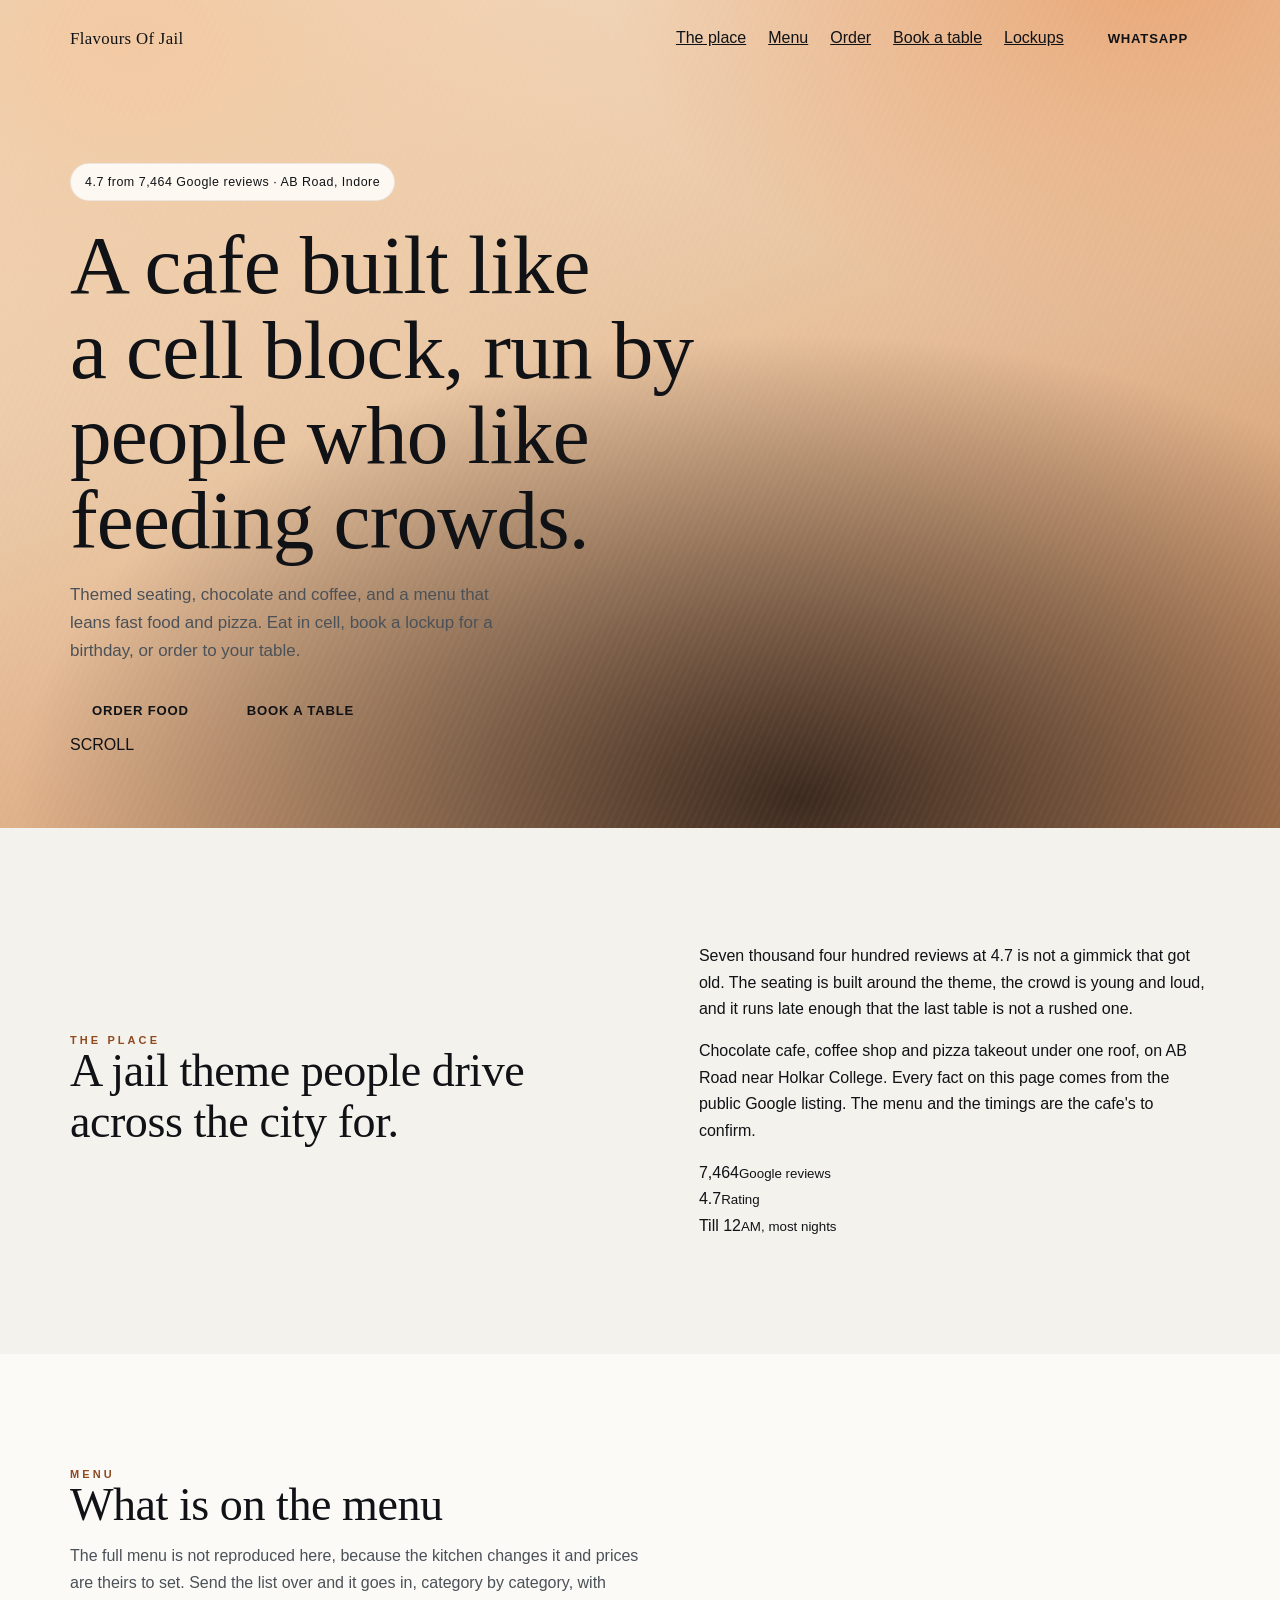
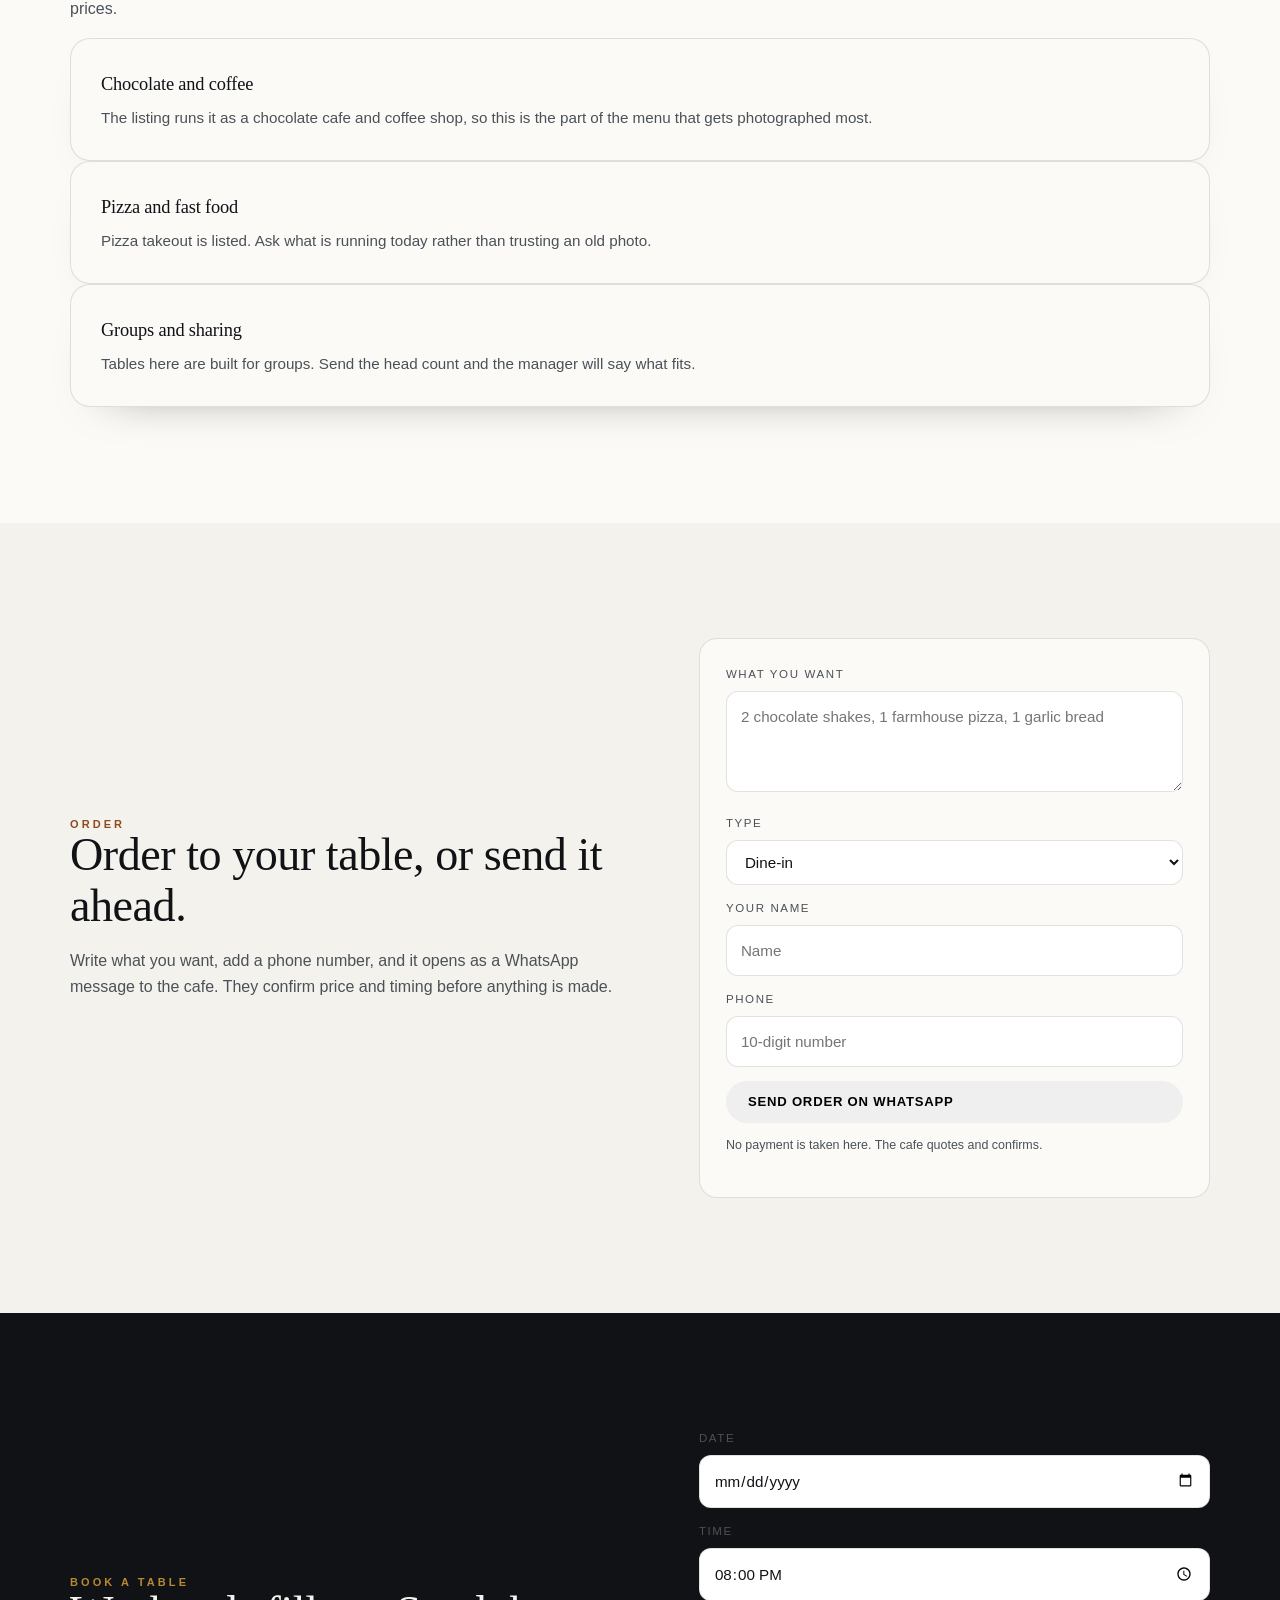
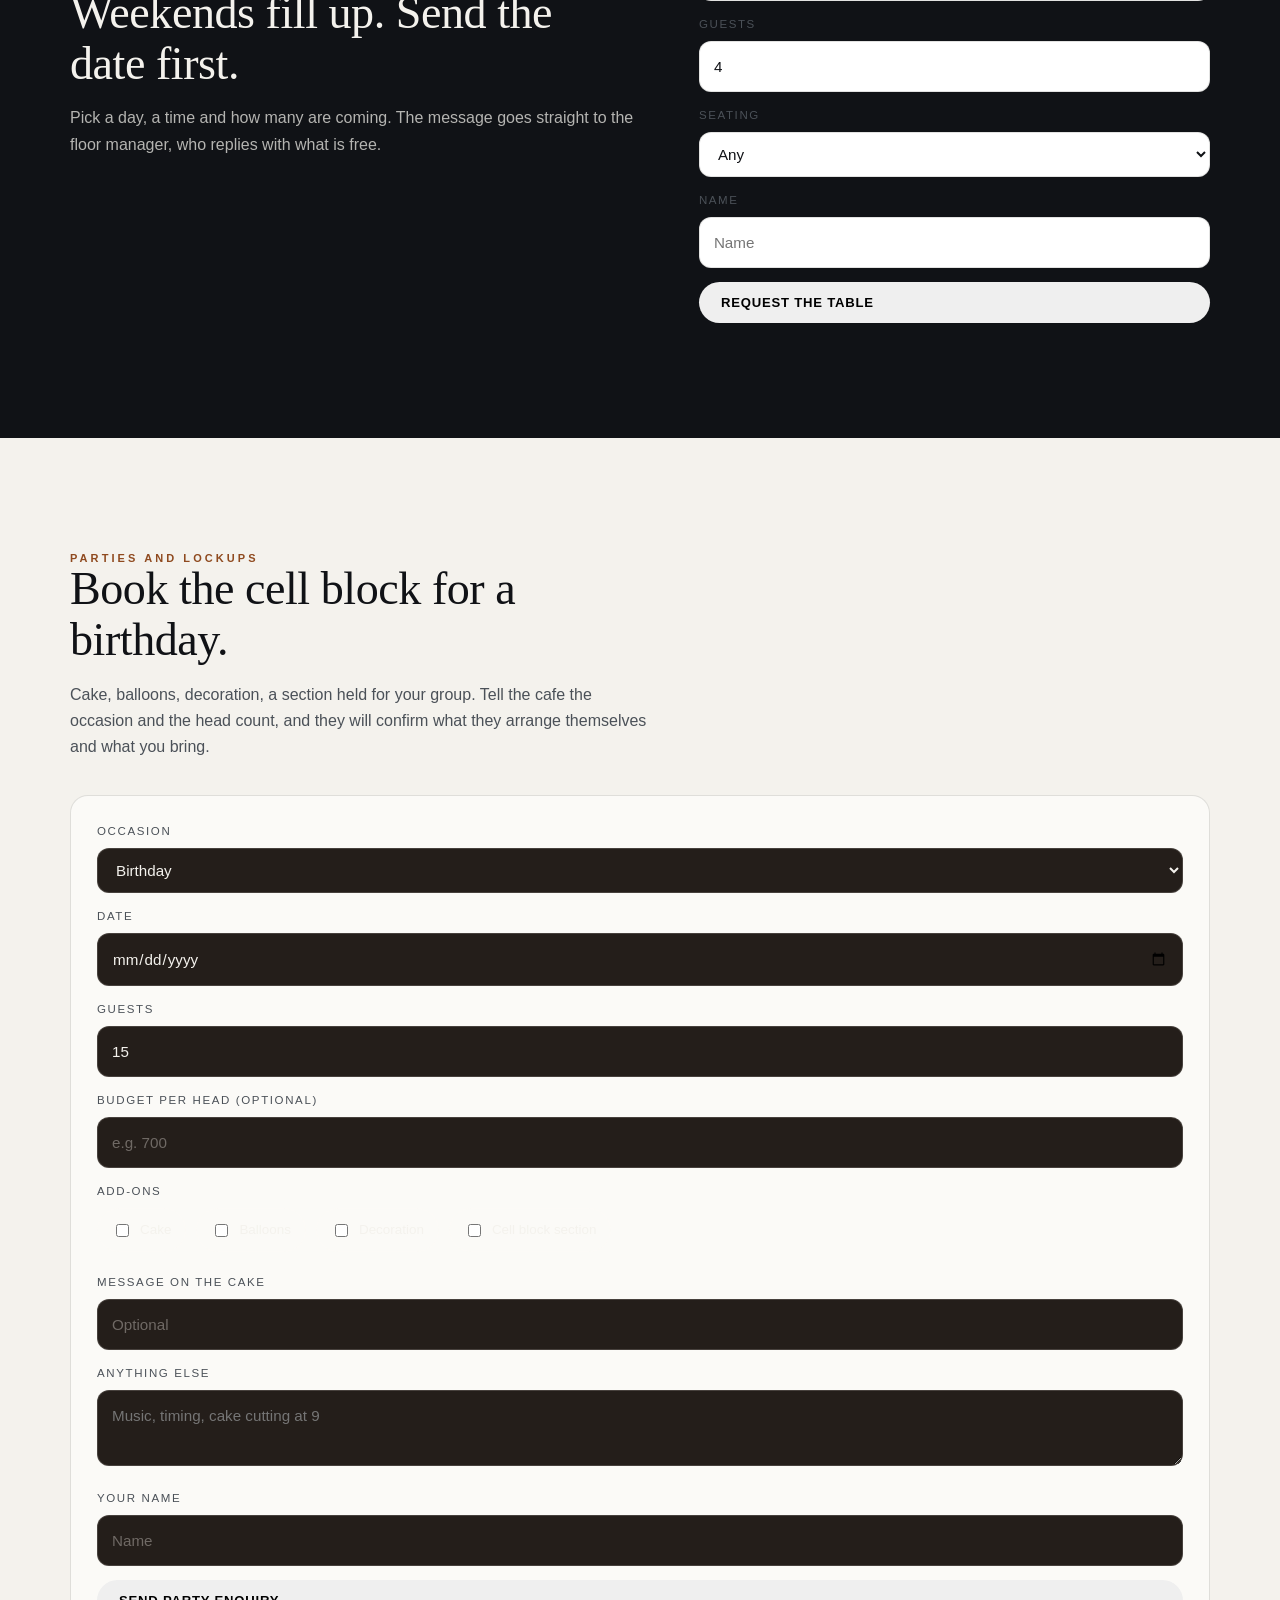
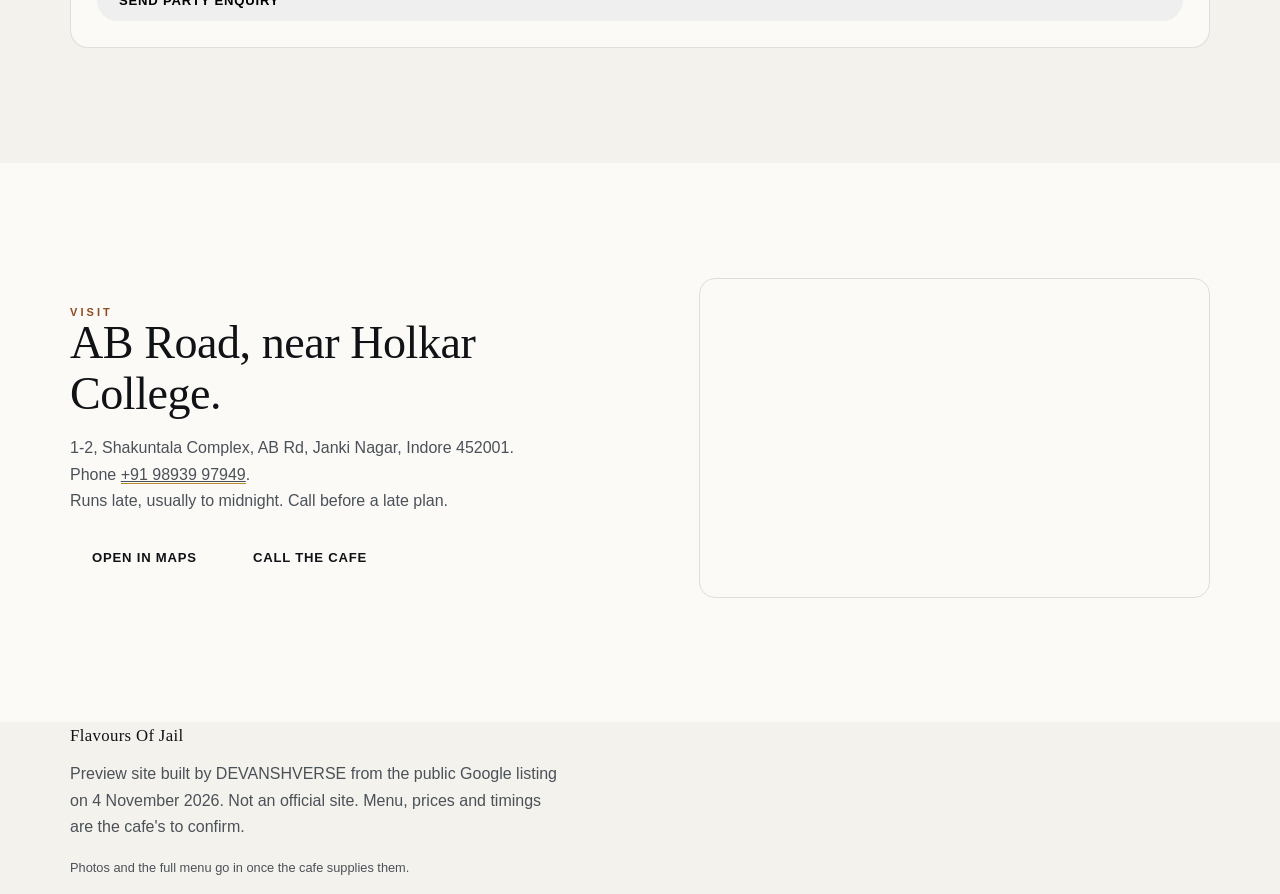
<file: index.html>
<!doctype html>
<html lang="en">
<head>
<meta charset="utf-8">
<meta name="viewport" content="width=device-width, initial-scale=1">
<title>Flavours Of Jail · Themed cafe on AB Road, Indore</title>
<meta name="description" content="Flavours Of Jail, AB Road Indore. Rated 4.7 from 7,464 Google reviews. Order food, book a table, or book the cell block for a birthday.">
<meta name="theme-color" content="#101216">
<meta property="og:title" content="Flavours Of Jail · Themed cafe, Indore">
<meta property="og:description" content="Themed seating, chocolate and coffee, pizza takeout. Order, book a table, plan a party.">
<meta property="og:type" content="website">
<link rel="stylesheet" href="style.css">
</head>
<body>
<div class="bar" id="bar"></div>
<nav class="nav" id="nav">
  <div class="wrap">
    <div class="brand">Flavours Of Jail</div>
    <div style="display:flex;align-items:center;gap:22px">
      <a class="navlink" href="#place">The place</a>
      <a class="navlink" href="#menu">Menu</a>
      <a class="navlink" href="#order">Order</a>
      <a class="navlink" href="#book">Book a table</a>
      <a class="navlink" href="#party">Lockups</a>
      <a class="btn btn-dark" id="waTop" href="#">WHATSAPP</a>
    </div>
  </div>
</nav>

<header class="hero">
  <div class="hero-bg" id="heroBg"></div>
  <div class="wrap hero-inner">
    <div class="pill reveal">4.7 from 7,464 Google reviews · AB Road, Indore</div>
    <h1 class="reveal">A cafe built like<br>a cell block, run by<br>people who like feeding crowds.</h1>
    <p class="lede reveal">Themed seating, chocolate and coffee, and a menu that leans fast food and pizza. Eat in cell, book a lockup for a birthday, or order to your table.</p>
    <div style="display:flex;gap:14px;flex-wrap:wrap;margin-top:26px" class="reveal">
      <a class="btn btn-dark" href="#order">ORDER FOOD</a>
      <a class="btn btn-line" href="#book">BOOK A TABLE</a>
    </div>
    <div class="scroll reveal">SCROLL</div>
  </div>
</header>

<section id="place">
  <div class="wrap split">
    <div class="reveal">
      <div class="eyebrow">The place</div>
      <h2>A jail theme people drive across the city for.</h2>
    </div>
    <div class="reveal">
      <p>Seven thousand four hundred reviews at 4.7 is not a gimmick that got old. The seating is built around the theme, the crowd is young and loud, and it runs late enough that the last table is not a rushed one.</p>
      <p>Chocolate cafe, coffee shop and pizza takeout under one roof, on AB Road near Holkar College. Every fact on this page comes from the public Google listing. The menu and the timings are the cafe's to confirm.</p>
      <div class="stats">
        <div><span data-count="7464">7,464</span><small>Google reviews</small></div>
        <div><span data-count="4.7" data-dec="1">4.7</span><small>Rating</small></div>
        <div><span>Till 12</span><small>AM, most nights</small></div>
      </div>
    </div>
  </div>
</section>

<section id="menu" style="background:var(--card)">
  <div class="wrap">
    <div class="eyebrow reveal">Menu</div>
    <h2 class="reveal">What is on the menu</h2>
    <p class="reveal" style="max-width:64ch;color:var(--ink-soft);margin-top:12px">The full menu is not reproduced here, because the kitchen changes it and prices are theirs to set. Send the list over and it goes in, category by category, with prices.</p>
    <div class="cards">
      <div class="card reveal"><h3>Chocolate and coffee</h3><p>The listing runs it as a chocolate cafe and coffee shop, so this is the part of the menu that gets photographed most.</p></div>
      <div class="card reveal"><h3>Pizza and fast food</h3><p>Pizza takeout is listed. Ask what is running today rather than trusting an old photo.</p></div>
      <div class="card reveal"><h3>Groups and sharing</h3><p>Tables here are built for groups. Send the head count and the manager will say what fits.</p></div>
    </div>
  </div>
</section>

<section id="order">
  <div class="wrap split">
    <div class="reveal">
      <div class="eyebrow">Order</div>
      <h2>Order to your table, or send it ahead.</h2>
      <p style="color:var(--ink-soft);margin-top:16px">Write what you want, add a phone number, and it opens as a WhatsApp message to the cafe. They confirm price and timing before anything is made.</p>
    </div>
    <form class="panel reveal" id="orderForm" style="padding:26px;border:1px solid var(--line);border-radius:18px;background:var(--card)">
      <div class="field"><label for="oItems">What you want</label>
        <textarea id="oItems" rows="3" placeholder="2 chocolate shakes, 1 farmhouse pizza, 1 garlic bread"></textarea></div>
      <div class="row">
        <div class="field"><label for="oType">Type</label>
          <select id="oType"><option>Dine-in</option><option>Takeaway</option><option>Delivery nearby</option></select></div>
        <div class="field"><label for="oName">Your name</label><input id="oName" placeholder="Name"></div>
      </div>
      <div class="field"><label for="oPhone">Phone</label><input id="oPhone" inputmode="tel" placeholder="10-digit number"></div>
      <button class="btn btn-dark" type="submit" style="width:100%">SEND ORDER ON WHATSAPP</button>
      <p style="font-size:.78rem;color:var(--ink-soft);margin-top:12px">No payment is taken here. The cafe quotes and confirms.</p>
    </form>
  </div>
</section>
<section id="book" style="background:var(--ink);color:var(--paper)">
  <div class="wrap split">
    <div class="reveal">
      <div class="eyebrow" style="color:var(--accent)">Book a table</div>
      <h2 style="color:var(--paper)">Weekends fill up. Send the date first.</h2>
      <p style="color:rgba(244,242,237,.72);margin-top:16px">Pick a day, a time and how many are coming. The message goes straight to the floor manager, who replies with what is free.</p>
    </div>
    <form class="panel reveal" id="bookForm">
      <div class="row">
        <div class="field"><label for="bDate">Date</label><input id="bDate" type="date"></div>
        <div class="field"><label for="bTime">Time</label><input id="bTime" type="time" value="20:00"></div>
      </div>
      <div class="row">
        <div class="field"><label for="bGuests">Guests</label><input id="bGuests" type="number" min="1" value="4"></div>
        <div class="field"><label for="bSeat">Seating</label>
          <select id="bSeat"><option>Any</option><option>Cell block table</option><option>Open section</option><option>Corner for a group</option></select></div>
      </div>
      <div class="field"><label for="bName">Name</label><input id="bName" placeholder="Name"></div>
      <button class="btn btn-dark" type="submit" style="width:100%">REQUEST THE TABLE</button>
    </form>
  </div>
</section>

<section id="party">
  <div class="wrap">
    <div class="reveal" style="max-width:66ch">
      <div class="eyebrow">Parties and lockups</div>
      <h2>Book the cell block for a birthday.</h2>
      <p style="color:var(--ink-soft);margin-top:16px">Cake, balloons, decoration, a section held for your group. Tell the cafe the occasion and the head count, and they will confirm what they arrange themselves and what you bring.</p>
    </div>
    <form class="panel reveal" id="partyForm" style="margin-top:34px;padding:26px;border:1px solid var(--line);border-radius:18px;background:var(--card)">
      <div class="row">
        <div class="field"><label for="pOccasion">Occasion</label>
          <select id="pOccasion"><option>Birthday</option><option>Anniversary</option><option>Kitty or friends group</option><option>Corporate dinner</option><option>Something else</option></select></div>
        <div class="field"><label for="pDate">Date</label><input id="pDate" type="date"></div>
      </div>
      <div class="row">
        <div class="field"><label for="pGuests">Guests</label><input id="pGuests" type="number" min="1" value="15"></div>
        <div class="field"><label for="pBudget">Budget per head (optional)</label><input id="pBudget" placeholder="e.g. 700"></div>
      </div>
      <div class="field"><label>Add-ons</label>
        <div class="checks">
          <label><input type="checkbox" id="pCake"> Cake</label>
          <label><input type="checkbox" id="pBalloons"> Balloons</label>
          <label><input type="checkbox" id="pDecor"> Decoration</label>
          <label><input type="checkbox" id="pCabana"> Cell block section</label>
        </div>
      </div>
      <div class="field"><label for="pCakeMsg">Message on the cake</label><input id="pCakeMsg" placeholder="Optional"></div>
      <div class="field"><label for="pNotes">Anything else</label><textarea id="pNote" rows="2" placeholder="Music, timing, cake cutting at 9"></textarea></div>
      <div class="field"><label for="pName">Your name</label><input id="pName" placeholder="Name"></div>
      <button class="btn btn-dark" type="submit" style="width:100%">SEND PARTY ENQUIRY</button>
    </form>
  </div>
</section>

<section id="visit" style="background:var(--card)">
  <div class="wrap split">
    <div class="reveal">
      <div class="eyebrow">Visit</div>
      <h2>AB Road, near Holkar College.</h2>
      <p style="color:var(--ink-soft);margin-top:16px">1-2, Shakuntala Complex, AB Rd, Janki Nagar, Indore 452001.<br>Phone <a href="tel:+919893997949" style="border-bottom:1px solid var(--accent)">+91 98939 97949</a>.<br>Runs late, usually to midnight. Call before a late plan.</p>
      <div style="display:flex;gap:12px;flex-wrap:wrap;margin-top:22px">
        <a class="btn btn-dark" target="_blank" rel="noopener" href="https://www.google.com/maps/search/?api=1&query=Flavours+Of+Jail+Shakuntala+Complex+AB+Road+Indore">OPEN IN MAPS</a>
        <a class="btn btn-line" href="tel:+919893997949">CALL THE CAFE</a>
      </div>
    </div>
    <div class="reveal">
      <iframe title="Map" loading="lazy" style="width:100%;height:320px;border:1px solid var(--line);border-radius:16px;filter:grayscale(.25)" src="https://maps.google.com/maps?q=Flavours%20Of%20Jail%20Shakuntala%20Complex%20AB%20Road%20Indore&output=embed"></iframe>
    </div>
  </div>
</section>

<footer>
  <div class="wrap">
    <div class="brand">Flavours Of Jail</div>
    <p style="color:var(--ink-soft);max-width:56ch;margin-top:12px">Preview site built by DEVANSHVERSE from the public Google listing on 4 November 2026. Not an official site. Menu, prices and timings are the cafe's to confirm.</p>
    <p style="color:var(--ink-soft);margin-top:10px;font-size:.8rem">Photos and the full menu go in once the cafe supplies them.</p>
  </div>
</footer>
<script src="app.js" defer></script></body></html>
</file>
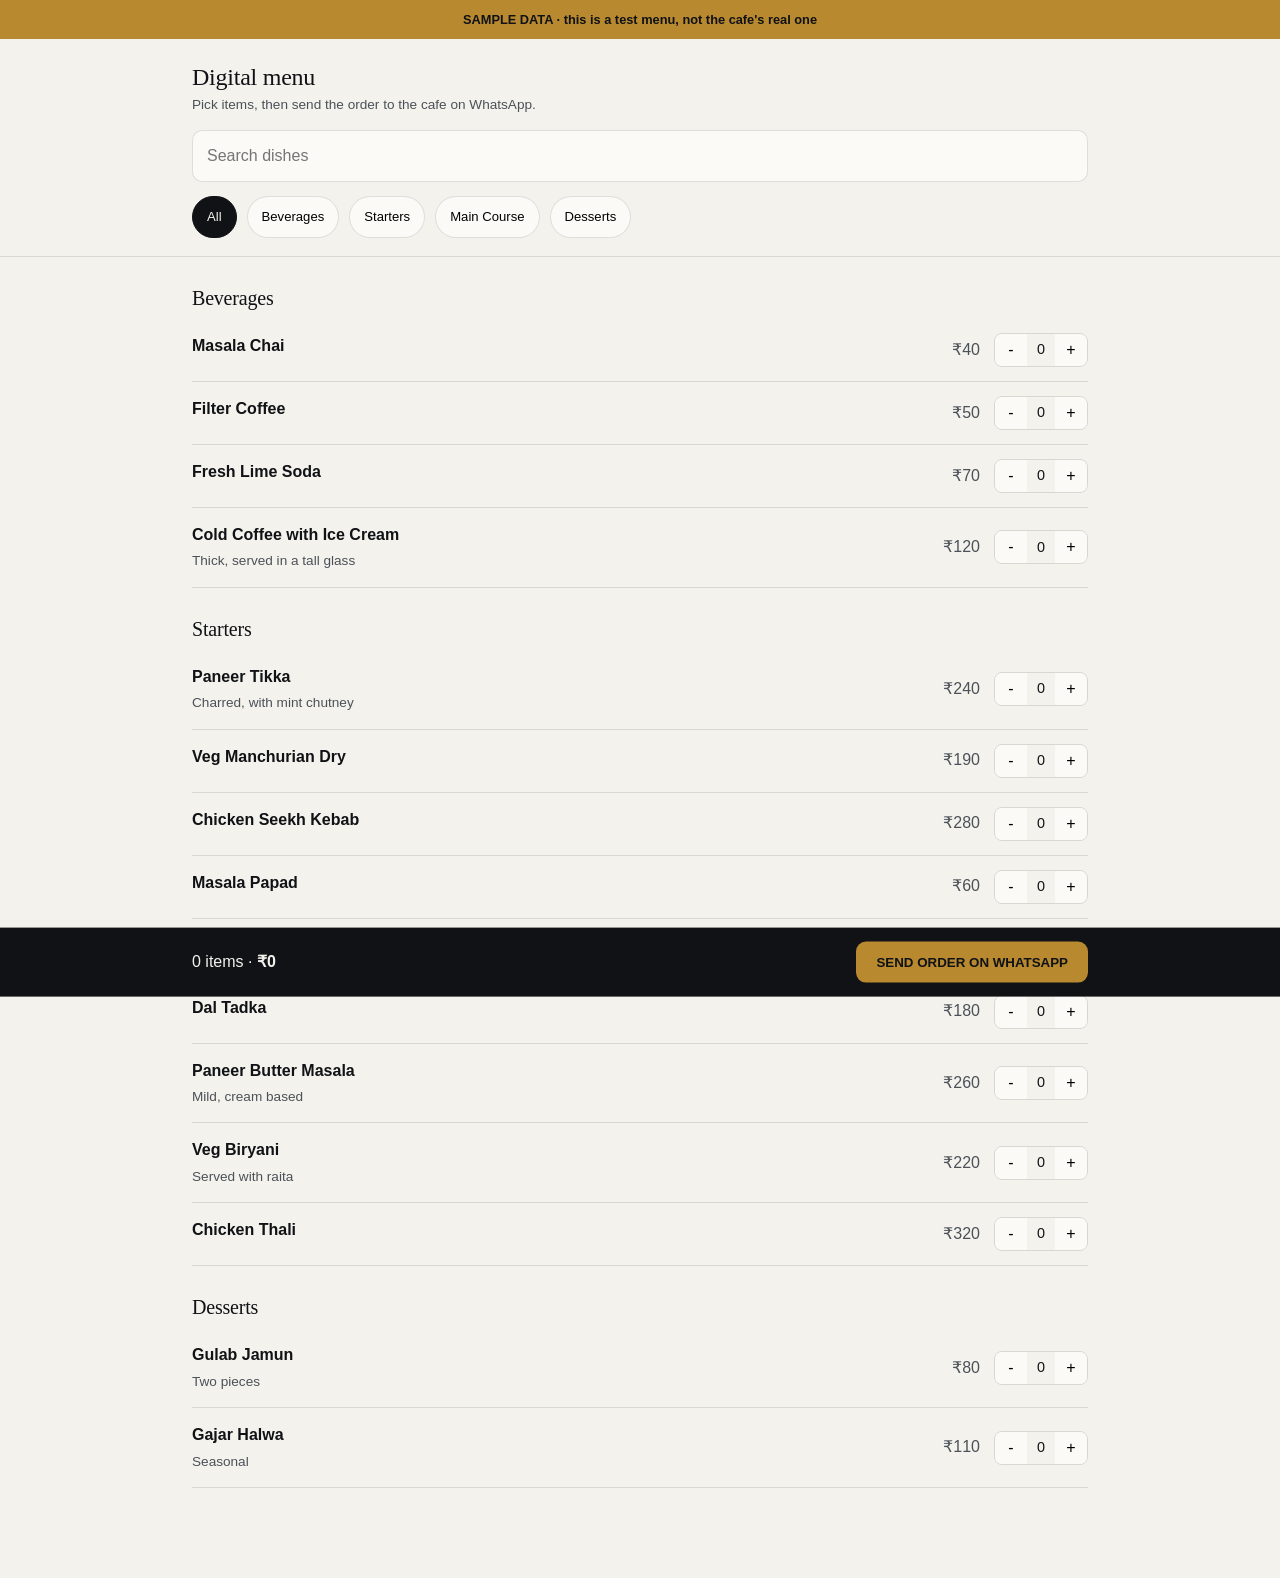
<file: menu-demo/index.html>
<!doctype html>
<html lang="en">
<head>
<meta charset="utf-8">
<meta name="viewport" content="width=device-width, initial-scale=1">
<title>Digital menu · Flavours Of Jail</title>
<link rel="stylesheet" href="../style.css">
<link rel="stylesheet" href="menu.css">
</head>
<body>
<div class="samplebar">SAMPLE DATA · this is a test menu, not the cafe's real one</div>
<div class="mhead"><div class="mwrap">
  <h1>Digital menu</h1>
  <p>Pick items, then send the order to the cafe on WhatsApp.</p>
  <div class="searchrow"><input id="search" placeholder="Search dishes"></div>
  <div id="chips" class="searchrow" style="margin-bottom:12px"></div>
</div></div>
<div class="mwrap" id="list"></div>
<div style="height:90px"></div>
<div id="bar"><div class="mwrap">
  <div><span id="bcount">0 items</span> · <strong id="bsum">₹0</strong></div>
  <button id="send">SEND ORDER ON WHATSAPP</button>
</div></div>
<script src="menu.js"></script>
</body></html>
</file>
<file: style.css>
:root{--ink:#101216;--ink-soft:#4b5158;--paper:#f4f2ed;--card:#fbfaf7;--line:rgba(20,16,14,.12);
--accent:#b8892f;--accent-deep:#8f4a1f;--gold:#d9a441;--shadow:0 30px 70px -30px rgba(20,16,14,.35);
--display:"Iowan Old Style","Palatino Linotype",Palatino,Georgia,serif;
--sans:-apple-system,BlinkMacSystemFont,"Segoe UI",Roboto,Helvetica,Arial,sans-serif}
*{box-sizing:border-box}
html{scroll-behavior:smooth}
body{margin:0;background:var(--paper);color:var(--ink);font:16px/1.65 var(--sans);
-webkit-font-smoothing:antialiased;overflow-x:hidden}
img{max-width:100%;display:block}
a{color:inherit}
.wrap{width:min(1140px,92vw);margin-inline:auto}
.eyebrow{font:600 11px/1 var(--sans);letter-spacing:.28em;text-transform:uppercase;color:var(--accent-deep)}
h1,h2,h3{font-family:var(--display);font-weight:400;letter-spacing:-.01em;margin:0}
h1{font-size:clamp(2.6rem,7vw,5.2rem);line-height:1.02}
h2{font-size:clamp(1.9rem,3.6vw,3rem);line-height:1.1}
h3{font-size:1.15rem}
p{margin:0 0 1rem}
.bar{position:fixed;top:0;left:0;height:3px;background:linear-gradient(90deg,var(--accent),var(--gold));width:0;z-index:60}
.nav{position:fixed;inset:0 0 auto;z-index:50;transition:.35s;padding:18px 0}
.nav.solid{background:rgba(251,247,242,.92);backdrop-filter:blur(14px);box-shadow:0 1px 0 var(--line);padding:10px 0}
.nav .wrap{display:flex;align-items:center;justify-content:space-between;gap:20px}
.brand{font-family:var(--display);font-size:1.05rem;letter-spacing:.02em}
.nav a.links{display:none;gap:26px;font-size:.86rem;color:var(--ink-soft)}
.nav a.links:hover{color:var(--ink)}
@media(min-width:900px){.nav a.links{display:flex}}
.btn{display:inline-flex;align-items:center;gap:.5rem;border:0;cursor:pointer;font:600 .82rem/1 var(--sans);
letter-spacing:.06em;text-transform:uppercase;padding:14px 22px;border-radius:999px;text-decoration:none;transition:.25s}
.btn-solid{background:var(--ink);color:var(--paper)}
.btn-solid:hover{background:var(--accent-deep);transform:translateY(-2px)}
.btn-ghost{border:1px solid var(--line);color:var(--ink);background:transparent}
.btn-ghost:hover{border-color:var(--ink);transform:translateY(-2px)}
.hero{position:relative;min-height:92vh;display:flex;align-items:flex-end;padding:120px 0 70px;overflow:hidden}
.hero-bg{position:absolute;inset:-10% -10% 0;background:
radial-gradient(60% 70% at 18% 15%,#f0c9a4 0%,transparent 60%),
radial-gradient(55% 60% at 82% 8%,#e7a97c 0%,transparent 62%),
radial-gradient(70% 70% at 60% 95%,#3b2a20 0%,transparent 70%),
linear-gradient(160deg,#f7e6d3,#e9c7a6 45%,#c98a5c 100%);
filter:saturate(1.05);will-change:transform}
.hero-bg::after{content:"";position:absolute;inset:0;background:
repeating-linear-gradient(115deg,rgba(255,255,255,.05) 0 2px,transparent 2px 6px);opacity:.6}
.hero .wrap{position:relative;z-index:2}
.pill{display:inline-flex;align-items:center;gap:.55rem;background:rgba(255,253,250,.9);
border:1px solid rgba(20,16,14,.08);padding:8px 14px;border-radius:999px;font-size:.78rem;
letter-spacing:.04em;box-shadow:var(--shadow)}
.pill b{font-weight:700}
.hero h1{margin:22px 0 18px;max-width:16ch}
.hero .lede{max-width:46ch;color:var(--ink-soft);font-size:1.06rem}
.hero .cta{display:flex;gap:12px;flex-wrap:wrap;margin-top:26px}
.scroll-cue{position:absolute;left:50%;bottom:22px;transform:translateX(-50%);font-size:.7rem;
letter-spacing:.3em;text-transform:uppercase;color:rgba(20,16,14,.5);z-index:2}
.scroll-cue::after{content:"";display:block;width:1px;height:34px;background:currentColor;margin:10px auto 0;animation:drop 1.8s infinite}
@keyframes drop{0%{transform:scaleY(.2);opacity:0}50%{transform:scaleY(1);opacity:1}100%{transform:scaleY(.2);opacity:0}}
section{padding:clamp(64px,9vw,120px) 0}
.grid{display:grid;gap:clamp(18px,3vw,34px)}
@media(min-width:760px){.g2{grid-template-columns:1fr 1fr}.g3{grid-template-columns:repeat(3,1fr)}}
.card{background:var(--card);border:1px solid var(--line);border-radius:20px;padding:clamp(20px,3vw,30px);
box-shadow:0 20px 50px -40px rgba(20,16,14,.6)}
.card h3{margin-bottom:.35rem}
.card p{color:var(--ink-soft);margin:0;font-size:.95rem}
.num{font-family:var(--display);font-size:2rem;color:var(--accent);line-height:1;margin-bottom:.6rem}
.reveal{opacity:0;transform:translateY(26px);transition:opacity .8s cubic-bezier(.2,.7,.3,1),transform .8s cubic-bezier(.2,.7,.3,1)}
.reveal.in{opacity:1;transform:none}
.split{display:grid;gap:clamp(24px,5vw,64px);align-items:center}
@media(min-width:900px){.split{grid-template-columns:1.05fr .95fr}}
.stat{display:flex;gap:clamp(18px,4vw,44px);flex-wrap:wrap;margin-top:26px}
.stat div span{display:block;font-family:var(--display);font-size:clamp(1.8rem,3vw,2.6rem);line-height:1}
.stat div small{font-size:.72rem;letter-spacing:.16em;text-transform:uppercase;color:var(--ink-soft)}
.tile{aspect-ratio:4/5;border-radius:20px;position:relative;overflow:hidden;border:1px solid var(--line)}
.tile span{position:absolute;left:16px;bottom:14px;font-size:.7rem;letter-spacing:.18em;
text-transform:uppercase;color:#fff;text-shadow:0 2px 12px rgba(0,0,0,.5)}
.t1{background:linear-gradient(150deg,#e9c7a6,#b5764a 60%,#5c3a24)}
.t2{background:linear-gradient(150deg,#f3ddc6,#cf9b6b 55%,#7a4a2c)}
.t3{background:linear-gradient(150deg,#2f2620,#6b4a34 60%,#c98a5c)}
.tile::after{content:"";position:absolute;inset:0;background:linear-gradient(0deg,rgba(0,0,0,.55),transparent 55%)}
.field{margin-bottom:14px}
.field label{display:block;font-size:.72rem;letter-spacing:.14em;text-transform:uppercase;color:var(--ink-soft);margin-bottom:7px}
.field input,.field textarea,.field select{width:100%;padding:12px 14px;border:1px solid var(--line);border-radius:12px;
background:#fff;font:inherit;font-size:.95rem;color:var(--ink);transition:.2s}
.field input:focus,.field textarea:focus,.field select:focus{outline:none;border-color:var(--accent);box-shadow:0 0 0 3px rgba(194,112,58,.14)}
#partyForm .field input,#partyForm .field select,#partyForm .field textarea{background:#241e1a;border-color:rgba(251,247,242,.16);color:var(--paper)}
#partyForm .field input::placeholder{color:rgba(251,247,242,.35)}
.checks{display:flex;flex-wrap:wrap;gap:10px;margin-top:4px}
.checks label{display:inline-flex;align-items:center;gap:8px;padding:10px 14px;border:1px solid rgba(251,247,242,.18);
border-radius:999px;font-size:.84rem;text-transform:none;letter-spacing:0;color:var(--paper);cursor:pointer;transition:.2s}
.checks label:hover{border-color:var(--gold)}
.checks input{width:auto;accent-color:var(--gold)}
.toast{position:fixed;left:50%;bottom:26px;transform:translate(-50%,26px);background:var(--ink);color:var(--paper);
padding:12px 20px;border-radius:999px;font-size:.85rem;opacity:0;transition:.35s;z-index:70;pointer-events:none}
.toast.show{opacity:1;transform:translate(-50%,0)}
</file>
<file: menu-demo/menu.css>
.mwrap{max-width:940px;margin:0 auto;padding:0 22px}
.samplebar{background:#b8892f;color:#101216;font-size:.8rem;padding:9px 22px;text-align:center;font-weight:600}
.mhead{padding:26px 0 6px;border-bottom:1px solid var(--line);position:sticky;top:0;background:var(--paper);z-index:5}
.mhead h1{font-family:var(--display);font-size:1.5rem;margin:0}
.mhead p{margin:4px 0 14px;color:var(--ink-soft);font-size:.85rem}
.searchrow{display:flex;gap:10px;flex-wrap:wrap;margin-bottom:14px}
#search{flex:1;min-width:200px;padding:12px 14px;border:1px solid var(--line);border-radius:10px;font:inherit;background:var(--card)}
.chip{border:1px solid var(--line);background:var(--card);padding:9px 14px;border-radius:999px;font:inherit;font-size:.82rem;cursor:pointer}
.chip.on{background:var(--ink);color:var(--paper);border-color:var(--ink)}
.mcat{font-family:var(--display);font-size:1.25rem;margin:30px 0 10px}
.mitem{display:flex;justify-content:space-between;gap:16px;padding:14px 0;border-bottom:1px solid var(--line)}
.mname{font-weight:600}
.mdesc{font-size:.85rem;color:var(--ink-soft);margin-top:2px}
.mright{display:flex;align-items:center;gap:14px;white-space:nowrap}
.mprice{color:var(--ink-soft)}
.mstep{display:flex;align-items:center;gap:0;border:1px solid var(--line);border-radius:8px;overflow:hidden}
.mstep button{width:32px;height:32px;border:0;background:var(--card);font-size:1rem;cursor:pointer}
.mstep span{min-width:28px;text-align:center;font-size:.9rem}
#bar{position:fixed;left:0;right:0;bottom:0;transform:translateY(140%);transition:transform .25s ease;background:var(--ink);color:var(--paper);z-index:20}
#bar .mwrap{display:flex;align-items:center;justify-content:space-between;gap:16px;padding:14px 22px}
#send{background:var(--accent);color:#101216;border:0;padding:13px 20px;border-radius:10px;font-weight:700;cursor:pointer}
</file>
